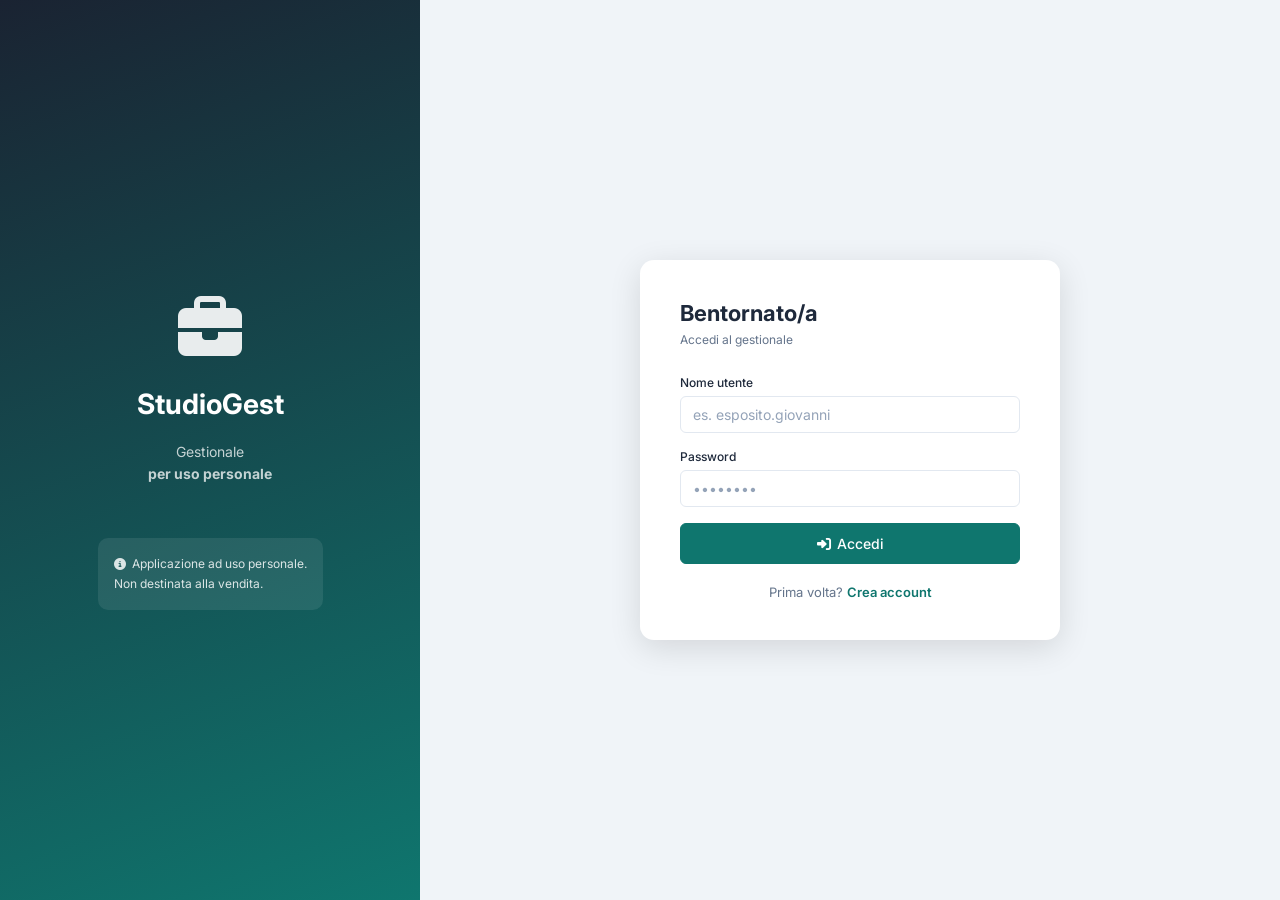
<file: src/main/resources/static/index.html>
<!DOCTYPE html>
<html lang="it">
<head>
    <meta charset="UTF-8">
    <meta name="viewport" content="width=device-width, initial-scale=1.0">
    <title>StudioGest — Dashboard</title>
    <link rel="stylesheet" href="https://cdnjs.cloudflare.com/ajax/libs/font-awesome/6.5.0/css/all.min.css">
    <link rel="stylesheet" href="css/theme.css">
    <link rel="stylesheet" href="css/app.css">
    <link rel="stylesheet" href="css/components.css">
</head>
<body>
<div class="app-shell">

    <!-- SIDEBAR -->
    <aside class="sidebar">
        <div class="sidebar-logo">
            <div class="logo-icon"><i class="fa-solid fa-briefcase"></i></div>
            StudioGest
        </div>
        <nav class="sidebar-nav">
            <div class="sidebar-section-label">Gestionale</div>
            <div class="nav-item" data-page="dashboard"><span class="nav-icon"><i class="fa-solid fa-house"></i></span> Dashboard</div>
            <div class="nav-item" data-page="clienti"><span class="nav-icon"><i class="fa-solid fa-user-group"></i></span> Clienti</div>
            <div class="nav-item" data-page="sessioni"><span class="nav-icon"><i class="fa-solid fa-calendar-plus"></i></span> Sessioni</div>
            <div class="nav-item" data-page="risorse"><span class="nav-icon"><i class="fa-solid fa-boxes-stacked"></i></span> Risorse</div>
            <div class="nav-item" data-page="richiesta-documenti"><span class="nav-icon"><i class="fa-solid fa-file-lines"></i></span> Documenti</div>
            <div class="sidebar-section-label">Sistema</div>
            <div class="nav-item" data-page="impostazioni"><span class="nav-icon"><i class="fa-solid fa-gear"></i></span> Impostazioni</div>
            <div class="nav-item" data-page="logout"><span class="nav-icon"><i class="fa-solid fa-right-from-bracket"></i></span> Esci</div>
        </nav>
        <div class="sidebar-footer">
            <div class="user-info">
                <div class="user-avatar" id="sidebar-user-avatar">LB</div>
                <div>
                    <div class="font-medium" style="color:#E2E8F0;font-size:13px" id="sidebar-user-name">—</div>
                    <div style="font-size:11px" id="sidebar-user-role">—</div>
                </div>
            </div>
        </div>
    </aside>

    <!-- MAIN -->
    <div class="main-content">
        <header class="topbar">
            <div class="topbar-title"><i class="fa-solid fa-house" style="color:var(--color-primary);margin-right:8px"></i>Dashboard</div>
            <div class="topbar-actions">
                <span class="text-muted text-sm" id="topbar-date"></span>
                <button class="btn btn-primary btn-sm" onclick="navigateTo('clienti')">
                    <i class="fa-solid fa-user-plus"></i> <span data-vocab="nuovocliente">Nuovo Cliente</span>
                </button>
                <button class="btn btn-outline btn-sm" onclick="navigateTo('sessione')">
                    <i class="fa-solid fa-calendar-plus"></i> <span data-vocab="nuovaSessione">Nuova Sessione</span>
                </button>
            </div>
        </header>

        <main class="page-body">

            <!-- KPI -->
            <div class="grid-4 mb-24">
                <div class="kpi-card">
                    <div class="kpi-icon" style="background:#CCFBF1;color:#0F766E"><i class="fa-solid fa-user-group"></i></div>
                    <div class="kpi-label" id="kpi-label-clienti">Clienti Totali</div>
                    <div class="kpi-value" id="kpi-clienti">—</div>
                    <div class="kpi-delta" id="kpi-clienti-delta"></div>
                </div>
                <div class="kpi-card">
                    <div class="kpi-icon" style="background:#DBEAFE;color:#3B82F6"><i class="fa-solid fa-calendar-check"></i></div>
                    <div class="kpi-label" id="kpi-label-sessioni-oggi">Sessioni Oggi</div>
                    <div class="kpi-value" id="kpi-sessioni-oggi">—</div>
                    <div class="kpi-delta" id="kpi-sessioni-oggi-delta"></div>
                </div>
                <div class="kpi-card">
                    <div class="kpi-icon" style="background:#FEF3C7;color:#F59E0B"><i class="fa-solid fa-boxes-stacked"></i></div>
                    <div class="kpi-label" id="kpi-label-risorse-scad">Risorse in Scadenza</div>
                    <div class="kpi-value" id="kpi-risorse-scadenza">—</div>
                    <div class="kpi-delta" id="kpi-risorse-delta"></div>
                </div>
                <div class="kpi-card">
                    <div class="kpi-icon" style="background:#EDE9FE;color:#8B5CF6"><i class="fa-solid fa-calendar-days"></i></div>
                    <div class="kpi-label" id="kpi-label-sessioni-mese">Sessioni Questo Mese</div>
                    <div class="kpi-value" id="kpi-sessioni-mese">—</div>
                    <div class="kpi-delta" id="kpi-sessioni-mese-delta"></div>
                </div>
            </div>

            <div class="grid-2 mb-24">

                <!-- Widget clienti recenti -->
                <div class="card">
                    <div class="card-header">
                        <span id="widget-header-clienti"><i class="fa-solid fa-user-group" style="color:var(--color-primary)"></i> Ultimi Clienti</span>
                        <button class="btn btn-ghost btn-sm" onclick="navigateTo('clienti')">Vedi tutti →</button>
                    </div>
                    <div id="lista-clienti-recenti"></div>
                </div>

                <!-- Widget prossime sessioni -->
                <div class="card">
                    <div class="card-header">
                        <span id="widget-header-sessioni"><i class="fa-solid fa-calendar-plus" style="color:#3B82F6"></i> Prossime Sessioni</span>
                        <button class="btn btn-ghost btn-sm" onclick="navigateTo('sessioni')">Vedi tutte →</button>
                    </div>
                    <div id="lista-sessioni-prossime"></div>
                </div>

            </div>

            <!-- Risorse in scadenza -->
            <div class="card">
                <div class="card-header">
                    <span id="widget-header-risorse"><i class="fa-solid fa-triangle-exclamation" style="color:#F59E0B"></i> Risorse in Scadenza (≤30 giorni)</span>
                    <button class="btn btn-ghost btn-sm" onclick="navigateTo('risorse')">Gestisci →</button>
                </div>
                <div id="risorse-scadenza-container">
                    <div class="empty-state" style="padding:24px">
                        <p class="text-muted"><i class="fa-solid fa-check-circle" style="color:var(--color-success)"></i> <span id="empty-risorse-msg">Nessuna risorsa in scadenza</span></p>
                    </div>
                </div>
            </div>

        </main>
    </div>
</div>

<div class="toast-container"></div>

<script src="js/api.js"></script>
<script src="js/data.js"></script>
<script src="js/app.js"></script>
<script>
document.addEventListener('DOMContentLoaded', () => {
    // Date
    const dateEl = document.getElementById('topbar-date');
    if (dateEl) dateEl.textContent = new Date().toLocaleDateString('it-IT', { weekday: 'long', day: '2-digit', month: 'long', year: 'numeric' });

    loadDashboard();
});

function loadDashboard() {
    const today = new Date().toISOString().slice(0, 10);
    const now = new Date();
    const thisMonth = now.getFullYear() + '-' + String(now.getMonth() + 1).padStart(2, '0');
    const v = Vocab.get();

    const clienti = DB.getAll('clienti');
    const sessioni   = DB.getAll('sessioni');
    const risorse  = DB.getAll('risorse');

    // KPI labels (dynamic)
    const klC = document.getElementById('kpi-label-clienti');
    const klSO = document.getElementById('kpi-label-sessioni-oggi');
    const klRS = document.getElementById('kpi-label-risorse-scad');
    const klSM = document.getElementById('kpi-label-sessioni-mese');
    if (klC)  klC.textContent  = v.clienti + ' Totali';
    if (klSO) klSO.textContent = v.sessioni + ' Oggi';
    if (klRS) klRS.textContent = v.risorse + ' in Scadenza';
    if (klSM) klSM.textContent = v.sessioni + ' Questo Mese';

    // Widget headers
    const whC = document.getElementById('widget-header-clienti');
    const whS = document.getElementById('widget-header-sessioni');
    const whR = document.getElementById('widget-header-risorse');
    if (whC) whC.innerHTML = `<i class="fa-solid fa-user-group" style="color:var(--color-primary)"></i> Ultimi ${v.clienti}`;
    if (whS) whS.innerHTML = `<i class="fa-solid fa-calendar-plus" style="color:#3B82F6"></i> Prossime ${v.sessioni}`;
    if (whR) whR.innerHTML = `<i class="fa-solid fa-triangle-exclamation" style="color:#F59E0B"></i> ${v.risorse} in Scadenza (≤30 giorni)`;
    const emptyMsg = document.getElementById('empty-risorse-msg');
    if (emptyMsg) emptyMsg.textContent = `Nessun${v.risorsa.endsWith('a') ? 'a' : ''} ${v.risorsa.toLowerCase()} in scadenza`;

    // KPIs
    document.getElementById('kpi-clienti').textContent = clienti.length;
    document.getElementById('kpi-clienti-delta').textContent = `${v.clienti.toLowerCase()} registrati`;

    const sessioniOggi = sessioni.filter(s => s.data === today);
    document.getElementById('kpi-sessioni-oggi').textContent = sessioniOggi.length;
    document.getElementById('kpi-sessioni-oggi-delta').textContent = `${v.sessioni.toLowerCase()} programmate oggi`;

    const RisorseInScad = risorse.filter(f => getResourceStatus(f.dataScadenza) !== 'ok');
    document.getElementById('kpi-risorse-scadenza').textContent = RisorseInScad.length;
    document.getElementById('kpi-risorse-delta').textContent = RisorseInScad.length > 0 ? 'attenzione!' : 'tutti OK';

    const sessioniMese = sessioni.filter(s => s.data && s.data.startsWith(thisMonth));
    document.getElementById('kpi-sessioni-mese').textContent = sessioniMese.length;
    document.getElementById('kpi-sessioni-mese-delta').textContent = `${v.sessioni.toLowerCase()} nel mese corrente`;

    // Ultimi clienti
    const listaClienti = document.getElementById('lista-clienti-recenti');
    if (!clienti.length) {
        showEmptyState(listaClienti, `Nessun ${v.cliente.toLowerCase()}`, `Aggiungi ${v.cliente}`, "navigateTo('clienti')");
    } else {
        const ultimi = [...clienti].reverse().slice(0, 5);
        setHTML(listaClienti, `<ul>${ultimi.map(c => `
            <li style="display:flex;align-items:center;gap:12px;padding:12px 20px;border-bottom:1px solid var(--color-border);cursor:pointer"
                onclick="window.location.href='scheda-cliente.html?id=${c.id}'">
                <div class="avatar">${c.nome[0]}${c.cognome[0]}</div>
                <div>
                    <div class="font-medium">${c.nome} ${c.cognome}</div>
                    <div class="text-xs text-muted">CF: ${c.cf || '—'} · ${c.telefono || ''}</div>
                </div>
                <i class="fa-solid fa-chevron-right text-muted" style="margin-left:auto"></i>
            </li>`).join('')}</ul>`);
    }

    // Prossime sessioni
    const listaSessioni = document.getElementById('lista-sessioni-prossime');
    const future = sessioni.filter(s => s.data >= today).sort((a,b) => a.data.localeCompare(b.data)).slice(0,5);
    if (!future.length) {
        showEmptyState(listaSessioni, `Nessuna ${v.sessione.toLowerCase()} programmata`, `${v.nuovaSessione}`, "navigateTo('sessioni')");
    } else {
        setHTML(listaSessioni, `<ul>${future.map(s => {
            const cli = DB.getById('clienti', s.clienteId);
            const clienteNome = cli ? `${cli.nome} ${cli.cognome}` : `${v.cliente} sconosciuto`;
            return `<li style="display:flex;align-items:center;gap:12px;padding:12px 20px;border-bottom:1px solid var(--color-border)">
                <div style="width:44px;text-align:center">
                    <div style="font-size:18px;font-weight:700;color:var(--color-primary)">${s.data ? new Date(s.data+'T00:00:00').getDate() : '—'}</div>
                    <div style="font-size:10px;color:var(--color-text-muted)">${s.data ? new Date(s.data+'T00:00:00').toLocaleDateString('it-IT',{month:'short'}) : ''}</div>
                </div>
                <div>
                    <div class="font-medium">${clienteNome}</div>
                    <div>${sessionTypeBadge(s.tipo)}</div>
                </div>
            </li>`;
        }).join('')}</ul>`);
    }

    // Risorse in scadenza
    const risorsaContainer = document.getElementById('risorse-scadenza-container');
    if (!RisorseInScad.length) return;
    setHTML(risorsaContainer, `
        <div class="table-wrapper" style="border:none;border-radius:0">
            <table class="data-table">
                <thead><tr><th>${v.risorsa}</th><th>Descrizione</th><th>Scadenza</th><th>Stato</th></tr></thead>
                <tbody>${RisorseInScad.map(f => `
                    <tr class="${getResourceStatus(f.dataScadenza)}">
                        <td class="font-medium">${f.nome}</td>
                        <td>${f.descrizione || '—'}</td>
                        <td>${f.dataScadenza ? new Date(f.dataScadenza+'T00:00:00').toLocaleDateString('it-IT') : '—'}</td>
                        <td>${getResStatusBadge(f.dataScadenza)}</td>
                    </tr>`).join('')}
                </tbody>
            </table>
        </div>`);
}
</script>
</body>
</html>
</file>
<file: src/main/resources/static/css/theme.css>
/* gest  */
@import url('https://fonts.googleapis.com/css2?family=Inter:wght@400;500;600;700&display=swap');

:root {
    /* BRAND */
    --color-primary:        #0F766E;
    --color-primary-dark:   #0D6660;
    --color-primary-light:  #CCFBF1;
    --color-primary-rgb:    15, 118, 110;

    --color-accent:         #3B82F6;
    --color-accent-dark:    #2563EB;

    /* SIDEBAR */
    --sidebar-bg:           #1A2332;
    --sidebar-text:         #94A3B8;
    --sidebar-text-hover:   #E2E8F0;
    --sidebar-active-bg:    rgba(15, 118, 110, 0.20);
    --sidebar-active-text:  #5EEAD4;
    --sidebar-active-border:#0F766E;
    --sidebar-logo-color:   #FFFFFF;
    --sidebar-width:        248px;

    /* SURFACES */
    --color-bg:             #F0F4F8;
    --color-surface:        #FFFFFF;
    --color-surface-hover:  #F8FAFC;
    --color-border:         #E2E8F0;
    --color-border-focus:   var(--color-primary);

    /* TEXT */
    --color-text:           #1E293B;
    --color-text-muted:     #64748B;
    --color-text-light:     #94A3B8;

    /* STATUS */
    --color-success:        #10B981;
    --color-success-bg:     #D1FAE5;
    --color-warning:        #F59E0B;
    --color-warning-bg:     #FEF3C7;
    --color-danger:         #EF4444;
    --color-danger-bg:      #FEE2E2;
    --color-info:           #3B82F6;
    --color-info-bg:        #DBEAFE;

    /* TYPOGRAPHY */
    --font-family:          'Inter', -apple-system, BlinkMacSystemFont, 'Segoe UI', sans-serif;
    --font-size-xs:         11px;
    --font-size-sm:         12px;
    --font-size-base:       14px;
    --font-size-md:         15px;
    --font-size-lg:         18px;
    --font-size-xl:         22px;
    --font-size-2xl:        28px;
    --font-weight-normal:   400;
    --font-weight-medium:   500;
    --font-weight-semibold: 600;
    --font-weight-bold:     700;

    /* GEOMETRY */
    --radius-sm:            6px;
    --radius:               10px;
    --radius-lg:            14px;
    --radius-xl:            20px;
    --radius-full:          9999px;

    /* SHADOWS */
    --shadow-sm:   0 1px 2px rgba(0,0,0,0.05);
    --shadow:      0 1px 4px rgba(0,0,0,0.08), 0 4px 12px rgba(0,0,0,0.04);
    --shadow-md:   0 4px 16px rgba(0,0,0,0.10);
    --shadow-lg:   0 8px 32px rgba(0,0,0,0.12);

    /* TRANSITIONS */
    --transition:           0.18s ease;
    --transition-slow:      0.3s ease;
}
</file>
<file: src/main/resources/static/css/app.css>
/* ═══════════════════════════════════════════════════
   APP.CSS — Layout principale e utility
   ═══════════════════════════════════════════════════ */

/* ── RESET ───────────────────────────────────────── */
*, *::before, *::after { box-sizing: border-box; margin: 0; padding: 0; }
html { height: 100%; }
body {
    font-family: var(--font-family);
    font-size: var(--font-size-base);
    color: var(--color-text);
    background: var(--color-bg);
    height: 100%;
    overflow: hidden;
    -webkit-font-smoothing: antialiased;
}
a { color: inherit; text-decoration: none; }
button { font-family: var(--font-family); }
ul, ol { list-style: none; }
img { display: block; max-width: 100%; }

/* ── APP SHELL ───────────────────────────────────── */
.app-shell {
    display: flex;
    height: 100vh;
    overflow: hidden;
}

/* ── SIDEBAR ─────────────────────────────────────── */
.sidebar {
    width: var(--sidebar-width);
    background: var(--sidebar-bg);
    display: flex;
    flex-direction: column;
    flex-shrink: 0;
    overflow-y: auto;
    overflow-x: hidden;
}

.sidebar-logo {
    padding: 22px 20px 16px;
    color: var(--sidebar-logo-color);
    font-size: var(--font-size-lg);
    font-weight: var(--font-weight-bold);
    border-bottom: 1px solid rgba(255,255,255,0.06);
    display: flex;
    align-items: center;
    gap: 10px;
}
.sidebar-logo .logo-icon {
    width: 32px;
    height: 32px;
    background: var(--color-primary);
    border-radius: var(--radius-sm);
    display: flex;
    align-items: center;
    justify-content: center;
    font-size: 16px;
    flex-shrink: 0;
}

.sidebar-section-label {
    padding: 20px 20px 6px;
    font-size: var(--font-size-xs);
    font-weight: var(--font-weight-semibold);
    text-transform: uppercase;
    letter-spacing: 0.08em;
    color: rgba(148, 163, 184, 0.5);
}

.sidebar-nav { flex: 1; padding: 8px 0; }

.nav-item {
    display: flex;
    align-items: center;
    gap: 12px;
    padding: 10px 20px;
    color: var(--sidebar-text);
    font-size: var(--font-size-base);
    font-weight: var(--font-weight-medium);
    cursor: pointer;
    border-left: 3px solid transparent;
    transition: color var(--transition), background var(--transition), border-color var(--transition);
    user-select: none;
}
.nav-item:hover {
    color: var(--sidebar-text-hover);
    background: rgba(255,255,255,0.04);
}
.nav-item.active {
    color: var(--sidebar-active-text);
    background: var(--sidebar-active-bg);
    border-left-color: var(--sidebar-active-border);
}
.nav-item .nav-icon { font-size: 16px; width: 20px; text-align: center; flex-shrink: 0; }
.nav-item .nav-badge {
    margin-left: auto;
    background: var(--color-primary);
    color: #fff;
    font-size: var(--font-size-xs);
    font-weight: var(--font-weight-bold);
    border-radius: var(--radius-full);
    padding: 1px 7px;
    min-width: 20px;
    text-align: center;
}

.sidebar-footer {
    padding: 16px 20px;
    border-top: 1px solid rgba(255,255,255,0.06);
    color: var(--sidebar-text);
    font-size: var(--font-size-sm);
}
.sidebar-footer .user-info {
    display: flex;
    align-items: center;
    gap: 10px;
}
.sidebar-footer .user-avatar {
    width: 32px;
    height: 32px;
    background: var(--color-primary);
    border-radius: var(--radius-full);
    display: flex;
    align-items: center;
    justify-content: center;
    color: #fff;
    font-weight: var(--font-weight-semibold);
    font-size: var(--font-size-sm);
    flex-shrink: 0;
}

/* ── MAIN CONTENT ────────────────────────────────── */
.main-content {
    flex: 1;
    display: flex;
    flex-direction: column;
    overflow: hidden;
    min-width: 0;
}

.topbar {
    height: 60px;
    background: var(--color-surface);
    border-bottom: 1px solid var(--color-border);
    display: flex;
    align-items: center;
    padding: 0 24px;
    gap: 16px;
    flex-shrink: 0;
}
.topbar-title {
    font-size: var(--font-size-lg);
    font-weight: var(--font-weight-semibold);
    color: var(--color-text);
    flex: 1;
}
.topbar-actions { display: flex; align-items: center; gap: 10px; }

.page-body {
    flex: 1;
    overflow-y: auto;
    padding: 24px;
}

/* ── GRID / LAYOUT HELPERS ───────────────────────── */
.grid-4 { display: grid; grid-template-columns: repeat(4, 1fr); gap: 16px; }
.grid-3 { display: grid; grid-template-columns: repeat(3, 1fr); gap: 16px; }
.grid-2 { display: grid; grid-template-columns: repeat(2, 1fr); gap: 16px; }
.grid-auto { display: grid; grid-template-columns: repeat(auto-fit, minmax(220px, 1fr)); gap: 16px; }

/* ── FLEX HELPERS ────────────────────────────────── */
.flex         { display: flex; }
.flex-col     { display: flex; flex-direction: column; }
.items-center { align-items: center; }
.justify-between { justify-content: space-between; }
.gap-8        { gap: 8px; }
.gap-12       { gap: 12px; }
.gap-16       { gap: 16px; }

/* ── SPACING ─────────────────────────────────────── */
.mb-0  { margin-bottom: 0; }
.mb-8  { margin-bottom: 8px; }
.mb-12 { margin-bottom: 12px; }
.mb-16 { margin-bottom: 16px; }
.mb-24 { margin-bottom: 24px; }
.mt-16 { margin-top: 16px; }
.mt-24 { margin-top: 24px; }

/* ── TEXT HELPERS ────────────────────────────────── */
.text-muted  { color: var(--color-text-muted); }
.text-light  { color: var(--color-text-light); }
.text-sm     { font-size: var(--font-size-sm); }
.text-xs     { font-size: var(--font-size-xs); }
.text-lg     { font-size: var(--font-size-lg); }
.font-medium { font-weight: var(--font-weight-medium); }
.font-semibold { font-weight: var(--font-weight-semibold); }
.font-bold   { font-weight: var(--font-weight-bold); }
.text-center { text-align: center; }
.text-right  { text-align: right; }

/* ── SCROLLBAR ───────────────────────────────────── */
::-webkit-scrollbar { width: 5px; height: 5px; }
::-webkit-scrollbar-track { background: transparent; }
::-webkit-scrollbar-thumb { background: var(--color-border); border-radius: 10px; }
::-webkit-scrollbar-thumb:hover { background: #CBD5E1; }

/* ── PAGE HEADER ─────────────────────────────────── */
.page-header {
    display: flex;
    align-items: center;
    justify-content: space-between;
    margin-bottom: 24px;
}
.page-header h1 {
    font-size: var(--font-size-xl);
    font-weight: var(--font-weight-bold);
    color: var(--color-text);
}
.page-header p {
    font-size: var(--font-size-sm);
    color: var(--color-text-muted);
    margin-top: 2px;
}

/* ── SECTION SPACING ─────────────────────────────── */
.section { margin-bottom: 24px; }

/* ── TOOLBAR (sopra tabella) ─────────────────────── */
.toolbar {
    display: flex;
    align-items: center;
    gap: 10px;
    padding: 14px 20px;
    border-bottom: 1px solid var(--color-border);
    background: var(--color-surface);
    flex-wrap: wrap;
}
.toolbar-right { margin-left: auto; display: flex; gap: 8px; }
</file>
<file: src/main/resources/static/css/components.css>
/* ═══════════════════════════════════════════════════
   COMPONENTS.CSS — Componenti riusabili UI
   ═══════════════════════════════════════════════════ */

/* ── BUTTONS ─────────────────────────────────────── */
.btn {
    display: inline-flex;
    align-items: center;
    gap: 6px;
    padding: 8px 16px;
    font-size: var(--font-size-base);
    font-weight: var(--font-weight-medium);
    font-family: var(--font-family);
    border-radius: var(--radius-sm);
    border: 1px solid transparent;
    cursor: pointer;
    transition: background var(--transition), color var(--transition), box-shadow var(--transition), transform var(--transition);
    text-decoration: none;
    white-space: nowrap;
}
.btn:active { transform: scale(0.98); }

.btn-primary {
    background: var(--color-primary);
    color: #fff;
    border-color: var(--color-primary);
}
.btn-primary:hover { background: var(--color-primary-dark); border-color: var(--color-primary-dark); }

.btn-success {
    background: var(--color-success);
    color: #fff;
    border-color: var(--color-success);
}
.btn-success:hover { background: var(--color-accent-dark); border-color: var(--color-accent-dark); }

.btn-danger {
    background: var(--color-danger);
    color: #fff;
    border-color: var(--color-danger);
}
.btn-danger:hover { background: #DC2626; }

.btn-outline {
    background: transparent;
    color: var(--color-primary);
    border-color: var(--color-primary);
}
.btn-outline:hover { background: var(--color-primary-light); }

.btn-ghost {
    background: transparent;
    color: var(--color-text-muted);
    border-color: var(--color-border);
}
.btn-ghost:hover { background: var(--color-surface-hover); color: var(--color-text); }

.btn-sm { padding: 5px 12px; font-size: var(--font-size-sm); }
.btn-lg { padding: 11px 22px; font-size: var(--font-size-md); }
.btn-icon { padding: 8px; }

/* ── CARDS ───────────────────────────────────────── */
.card {
    background: var(--color-surface);
    border-radius: var(--radius);
    box-shadow: var(--shadow);
    border: 1px solid var(--color-border);
}

.card-header {
    padding: 16px 20px;
    border-bottom: 1px solid var(--color-border);
    font-weight: var(--font-weight-semibold);
    font-size: var(--font-size-md);
    color: var(--color-text);
    display: flex;
    align-items: center;
    justify-content: space-between;
    background: var(--color-surface);
    border-radius: var(--radius) var(--radius) 0 0;
}

.card-body { padding: 20px; }
.card-footer {
    padding: 12px 20px;
    border-top: 1px solid var(--color-border);
    background: var(--color-bg);
    border-radius: 0 0 var(--radius) var(--radius);
}

/* ── KPI CARDS ───────────────────────────────────── */
.kpi-card {
    background: var(--color-surface);
    border-radius: var(--radius);
    box-shadow: var(--shadow);
    border: 1px solid var(--color-border);
    padding: 20px;
    transition: transform var(--transition), box-shadow var(--transition);
}
.kpi-card:hover {
    transform: translateY(-3px);
    box-shadow: var(--shadow-md);
}
.kpi-card .kpi-label {
    font-size: var(--font-size-sm);
    font-weight: var(--font-weight-medium);
    color: var(--color-text-muted);
    text-transform: uppercase;
    letter-spacing: 0.04em;
    margin-bottom: 8px;
    display: flex;
    align-items: center;
    gap: 6px;
}
.kpi-card .kpi-value {
    font-size: var(--font-size-2xl);
    font-weight: var(--font-weight-bold);
    color: var(--color-text);
    line-height: 1;
}
.kpi-card .kpi-delta {
    font-size: var(--font-size-sm);
    margin-top: 6px;
    color: var(--color-text-muted);
}
.kpi-card .kpi-delta.up   { color: var(--color-success); }
.kpi-card .kpi-delta.down { color: var(--color-danger); }
.kpi-card .kpi-icon {
    font-size: 20px;
    width: 42px;
    height: 42px;
    display: flex;
    align-items: center;
    justify-content: center;
    border-radius: var(--radius-sm);
    background: var(--color-primary-light);
    color: var(--color-primary);
    float: right;
    margin-top: -4px;
}

/* ── BADGE / STATUS ──────────────────────────────── */
.badge {
    display: inline-flex;
    align-items: center;
    padding: 3px 10px;
    border-radius: var(--radius-full);
    font-size: var(--font-size-xs);
    font-weight: var(--font-weight-semibold);
    letter-spacing: 0.02em;
    white-space: nowrap;
}
.badge-success { background: var(--color-success-bg); color: #065F46; }
.badge-warning { background: var(--color-warning-bg); color: #92400E; }
.badge-danger  { background: var(--color-danger-bg);  color: #991B1B; }
.badge-info    { background: var(--color-info-bg);    color: #1E40AF; }
.badge-muted   { background: #F1F5F9;                 color: var(--color-text-muted); }

/* ── TABELLE ─────────────────────────────────────── */
.table-wrapper {
    overflow-x: auto;
    border-radius: var(--radius);
    border: 1px solid var(--color-border);
}

.data-table {
    width: 100%;
    border-collapse: collapse;
    font-size: var(--font-size-base);
    background: var(--color-surface);
}
.data-table thead th {
    background: var(--color-bg);
    color: var(--color-text-muted);
    font-weight: var(--font-weight-semibold);
    font-size: var(--font-size-xs);
    text-transform: uppercase;
    letter-spacing: 0.05em;
    padding: 11px 16px;
    text-align: left;
    border-bottom: 1px solid var(--color-border);
    white-space: nowrap;
}
.data-table tbody td {
    padding: 13px 16px;
    border-bottom: 1px solid var(--color-border);
    color: var(--color-text);
    vertical-align: middle;
}
.data-table tbody tr:last-child td { border-bottom: none; }
.data-table tbody tr:hover td { background: var(--color-surface-hover); }

/* ── FORM ELEMENTS ───────────────────────────────── */
.form-group { margin-bottom: 16px; }
.form-label {
    display: block;
    font-size: var(--font-size-sm);
    font-weight: var(--font-weight-medium);
    color: var(--color-text);
    margin-bottom: 6px;
}
.form-control {
    width: 100%;
    padding: 9px 12px;
    font-size: var(--font-size-base);
    font-family: var(--font-family);
    color: var(--color-text);
    background: var(--color-surface);
    border: 1px solid var(--color-border);
    border-radius: var(--radius-sm);
    transition: border-color var(--transition), box-shadow var(--transition);
    box-sizing: border-box;
}
.form-control:focus {
    outline: none;
    border-color: var(--color-border-focus);
    box-shadow: 0 0 0 3px rgba(var(--color-primary-rgb), 0.12);
}
.form-control::placeholder { color: var(--color-text-light); }
select.form-control { cursor: pointer; }

.form-row {
    display: grid;
    grid-template-columns: repeat(auto-fit, minmax(180px, 1fr));
    gap: 16px;
}

/* ── SEARCH BAR ──────────────────────────────────── */
.search-bar {
    position: relative;
}
.search-bar input {
    padding-left: 36px;
}
.search-bar .search-icon {
    position: absolute;
    left: 11px;
    top: 50%;
    transform: translateY(-50%);
    color: var(--color-text-muted);
    font-size: 15px;
    pointer-events: none;
}

/* ── MODAL ───────────────────────────────────────── */
.modal-overlay {
    display: none;
    position: fixed;
    inset: 0;
    background: rgba(15, 23, 42, 0.45);
    z-index: 1000;
    align-items: center;
    justify-content: center;
    backdrop-filter: blur(2px);
}
.modal-overlay.open { display: flex; }

.modal {
    background: var(--color-surface);
    border-radius: var(--radius-lg);
    box-shadow: var(--shadow-lg);
    width: min(520px, 95vw);
    max-height: 90vh;
    overflow-y: auto;
}
.modal-header {
    padding: 20px 24px 16px;
    border-bottom: 1px solid var(--color-border);
    display: flex;
    align-items: center;
    justify-content: space-between;
    font-size: var(--font-size-lg);
    font-weight: var(--font-weight-semibold);
}
.modal-body   { padding: 20px 24px; }
.modal-footer {
    padding: 16px 24px;
    border-top: 1px solid var(--color-border);
    display: flex;
    justify-content: flex-end;
    gap: 10px;
}

.btn-close {
    background: none;
    border: none;
    cursor: pointer;
    font-size: 20px;
    color: var(--color-text-muted);
    padding: 4px;
    border-radius: var(--radius-sm);
    line-height: 1;
}
.btn-close:hover { color: var(--color-text); background: var(--color-bg); }

/* ── EMPTY STATE ─────────────────────────────────── */
.empty-state {
    text-align: center;
    padding: 48px 20px;
    color: var(--color-text-muted);
}
.empty-state .empty-icon { font-size: 48px; margin-bottom: 12px; }
.empty-state h3 { font-size: var(--font-size-md); color: var(--color-text); margin-bottom: 6px; }
.empty-state p  { font-size: var(--font-size-sm); margin-bottom: 16px; }

/* ── TOAST NOTIFICATION ──────────────────────────── */
.toast-container {
    position: fixed;
    bottom: 24px;
    right: 24px;
    z-index: 2000;
    display: flex;
    flex-direction: column;
    gap: 8px;
}
.toast {
    background: var(--color-surface);
    border-radius: var(--radius);
    box-shadow: var(--shadow-lg);
    border-left: 4px solid var(--color-primary);
    padding: 14px 18px;
    font-size: var(--font-size-sm);
    min-width: 260px;
    animation: slideInToast 0.25s ease;
}
.toast.success { border-color: var(--color-success); }
.toast.error   { border-color: var(--color-danger); }
.toast.warning { border-color: var(--color-warning); }

@keyframes slideInToast {
    from { opacity: 0; transform: translateX(30px); }
    to   { opacity: 1; transform: translateX(0); }
}

/* ── AVATAR ──────────────────────────────────────── */
.avatar {
    width: 36px;
    height: 36px;
    border-radius: var(--radius-full);
    background: var(--color-primary-light);
    color: var(--color-primary);
    font-weight: var(--font-weight-semibold);
    font-size: var(--font-size-sm);
    display: inline-flex;
    align-items: center;
    justify-content: center;
    flex-shrink: 0;
}

/* ── PRIORITY DOTS ───────────────────────────────── */
.priority-dot {
    width: 8px;
    height: 8px;
    border-radius: var(--radius-full);
    display: inline-block;
    margin-right: 6px;
}
.priority-dot.alta   { background: var(--color-danger); }
.priority-dot.media  { background: var(--color-warning); }
.priority-dot.bassa  { background: var(--color-success); }

/* ── DIVIDER ─────────────────────────────────────── */
.divider {
    height: 1px;
    background: var(--color-border);
    margin: 16px 0;
}

/* ── LOADING SPINNER ─────────────────────────────── */
.spinner {
    width: 20px;
    height: 20px;
    border: 2px solid var(--color-border);
    border-top-color: var(--color-primary);
    border-radius: 50%;
    animation: spin 0.7s linear infinite;
    display: inline-block;
}
@keyframes spin { to { transform: rotate(360deg); } }

/* ── SESSION TYPE COLORS ──────────────────────────── */
.sessione-t1 { border-left: 4px solid #0F766E !important; background: #F0FDFA; }
.sessione-t2  { border-left: 4px solid #8B5CF6 !important; background: #FAF5FF; }
.sessione-t3         { border-left: 4px solid #F59E0B !important; background: #FFFBEB; }
.sessione-t4   { border-left: 4px solid #EF4444 !important; background: #FFF1F2; }
.sessione-t5     { border-left: 4px solid #EC4899 !important; background: #FDF2F8; }

.badge-t1 { background: #CCFBF1; color: #0F766E; }
.badge-t2  { background: #EDE9FE; color: #6D28D9; }
.badge-t3         { background: #FEF3C7; color: #92400E; }
.badge-t4   { background: #FEE2E2; color: #991B1B; }
.badge-t5     { background: #FCE7F3; color: #9D174D; }

/* ── Res EXPIRY ROWS ────────────────────────────── */
tr.scaduto td          { background: #FEE2E2 !important; color: #991B1B; }
tr.in-scadenza td      { background: #FEF3C7 !important; color: #92400E; }

/* ── TAB NAVIGATION ──────────────────────────────── */
.tabs {
    display: flex;
    gap: 0;
    border-bottom: 2px solid var(--color-border);
    margin-bottom: 20px;
    overflow-x: auto;
    flex-shrink: 0;
}
.tab-btn {
    padding: 10px 16px;
    font-size: var(--font-size-sm);
    font-weight: var(--font-weight-medium);
    color: var(--color-text-muted);
    background: transparent;
    border: none;
    border-bottom: 2px solid transparent;
    margin-bottom: -2px;
    cursor: pointer;
    transition: color 0.18s, border-color 0.18s;
    white-space: nowrap;
}
.tab-btn:hover  { color: var(--color-text); }
.tab-btn.active { color: var(--color-primary); border-bottom-color: var(--color-primary); font-weight: 600; }
.tab-panel      { display: none; }
.tab-panel.active { display: block; }

/* ── LETTERHEAD (Documento) ────────────────── */
.letterhead {
    border-bottom: 3px solid var(--color-primary);
    padding-bottom: 16px;
    margin-bottom: 24px;
}
.letterhead .doctor-name  { font-size: 20px; font-weight: 700; color: var(--color-primary); }
.letterhead .doctor-title { font-size: 14px; font-weight: 600; color: var(--color-text); margin-top: 2px; }
.letterhead .doctor-spec  { font-size: 13px; color: var(--color-text-muted); margin-top: 6px; line-height: 1.6; }
.letterhead .doctor-contacts { font-size: 13px; margin-top: 10px; color: var(--color-text); }
.signature-line {
    border-top: 1px solid #000;
    width: 260px;
    margin-top: 40px;
    padding-top: 6px;
    font-size: 12px;
    color: var(--color-text-muted);
}

/* ── PATIENT HEADER (Scheda Cliente) ────────────── */
.patient-header {
    background: linear-gradient(135deg, var(--color-primary) 0%, #0D6660 100%);
    color: white;
    border-radius: var(--radius);
    padding: 24px;
    margin-bottom: 24px;
    box-shadow: var(--shadow-md);
}
.patient-header .patient-name { font-size: 24px; font-weight: 700; }
.patient-header .patient-meta { font-size: 13px; opacity: 0.85; margin-top: 4px; }
.patient-header .patient-actions { display: flex; gap: 8px; margin-top: 16px; flex-wrap: wrap; }
.patient-header .btn-white {
    background: rgba(255,255,255,0.15);
    color: #fff;
    border: 1px solid rgba(255,255,255,0.4);
    backdrop-filter: blur(4px);
}
.patient-header .btn-white:hover { background: rgba(255,255,255,0.25); }

/* ── A4 DOCUMENT SHEET ───────────────────────────── */
.sheet-a4 {
    background: #fff;
    width: 794px;
    min-height: 600px;
    margin: 0 auto;
    padding: 48px;
    box-shadow: 0 4px 24px rgba(0,0,0,0.12);
    border-radius: var(--radius);
}

/* ── INFO GRID ───────────────────────────────────── */
.info-grid {
    display: grid;
    grid-template-columns: repeat(auto-fit, minmax(200px, 1fr));
    gap: 16px;
}
.info-item { }
.info-label { font-size: var(--font-size-xs); text-transform: uppercase; letter-spacing: 0.06em; color: var(--color-text-muted); font-weight: 600; margin-bottom: 3px; }
.info-value { font-size: var(--font-size-base); color: var(--color-text); font-weight: 500; }

/* ── ALERT BANNER ────────────────────────────────── */
.alert {
    padding: 12px 16px;
    border-radius: var(--radius-sm);
    font-size: var(--font-size-sm);
    display: flex;
    align-items: center;
    gap: 10px;
    margin-bottom: 16px;
}
.alert-warning { background: var(--color-warning-bg); color: #92400E; border: 1px solid #FDE68A; }
.alert-danger  { background: var(--color-danger-bg);  color: #991B1B; border: 1px solid #FECACA; }
.alert-info    { background: var(--color-info-bg);    color: #1E40AF; border: 1px solid #BFDBFE; }

/* ── LOGIN PAGE ──────────────────────────────────── */
.login-shell {
    min-height: 100vh;
    display: flex;
    background: var(--color-bg);
}
.login-brand {
    width: 420px;
    flex-shrink: 0;
    background: linear-gradient(160deg, #1A2332 0%, #0F766E 100%);
    color: white;
    display: flex;
    flex-direction: column;
    align-items: center;
    justify-content: center;
    padding: 48px;
    gap: 20px;
}
.login-brand .brand-logo { font-size: 64px; opacity: 0.9; }
.login-brand h1 { font-size: 28px; font-weight: 700; text-align: center; }
.login-brand p { font-size: 14px; opacity: 0.75; text-align: center; line-height: 1.6; }
.login-right {
    flex: 1;
    display: flex;
    align-items: center;
    justify-content: center;
    padding: 24px;
}
.login-box {
    background: var(--color-surface);
    border-radius: var(--radius-lg);
    box-shadow: var(--shadow-lg);
    padding: 40px;
    width: min(420px, 100%);
}
.login-box h2 { font-size: var(--font-size-xl); font-weight: 700; margin-bottom: 6px; }
.login-box .subtitle { color: var(--color-text-muted); font-size: var(--font-size-sm); margin-bottom: 28px; }
@media (max-width: 720px) {
    .login-brand { display: none; }
}

/* ── PRINT STYLES ────────────────────────────────── */
@media print {
    .sidebar, .topbar, .toolbar, .topbar-actions,
    .no-print, .btn, nav { display: none !important; }
    .main-content { margin: 0 !important; }
    .page-body { padding: 0 !important; overflow: visible !important; }
    .sheet-a4 { box-shadow: none !important; width: 100% !important; padding: 20px !important; }
    body { background: #fff !important; overflow: visible !important; height: auto !important; }
    .app-shell { display: block !important; height: auto !important; overflow: visible !important; }
    .main-content { overflow: visible !important; height: auto !important; }
    .print-section { display: block !important; }
}
.print-only { display: none; }
@media print { .print-only { display: block; } }
</file>
